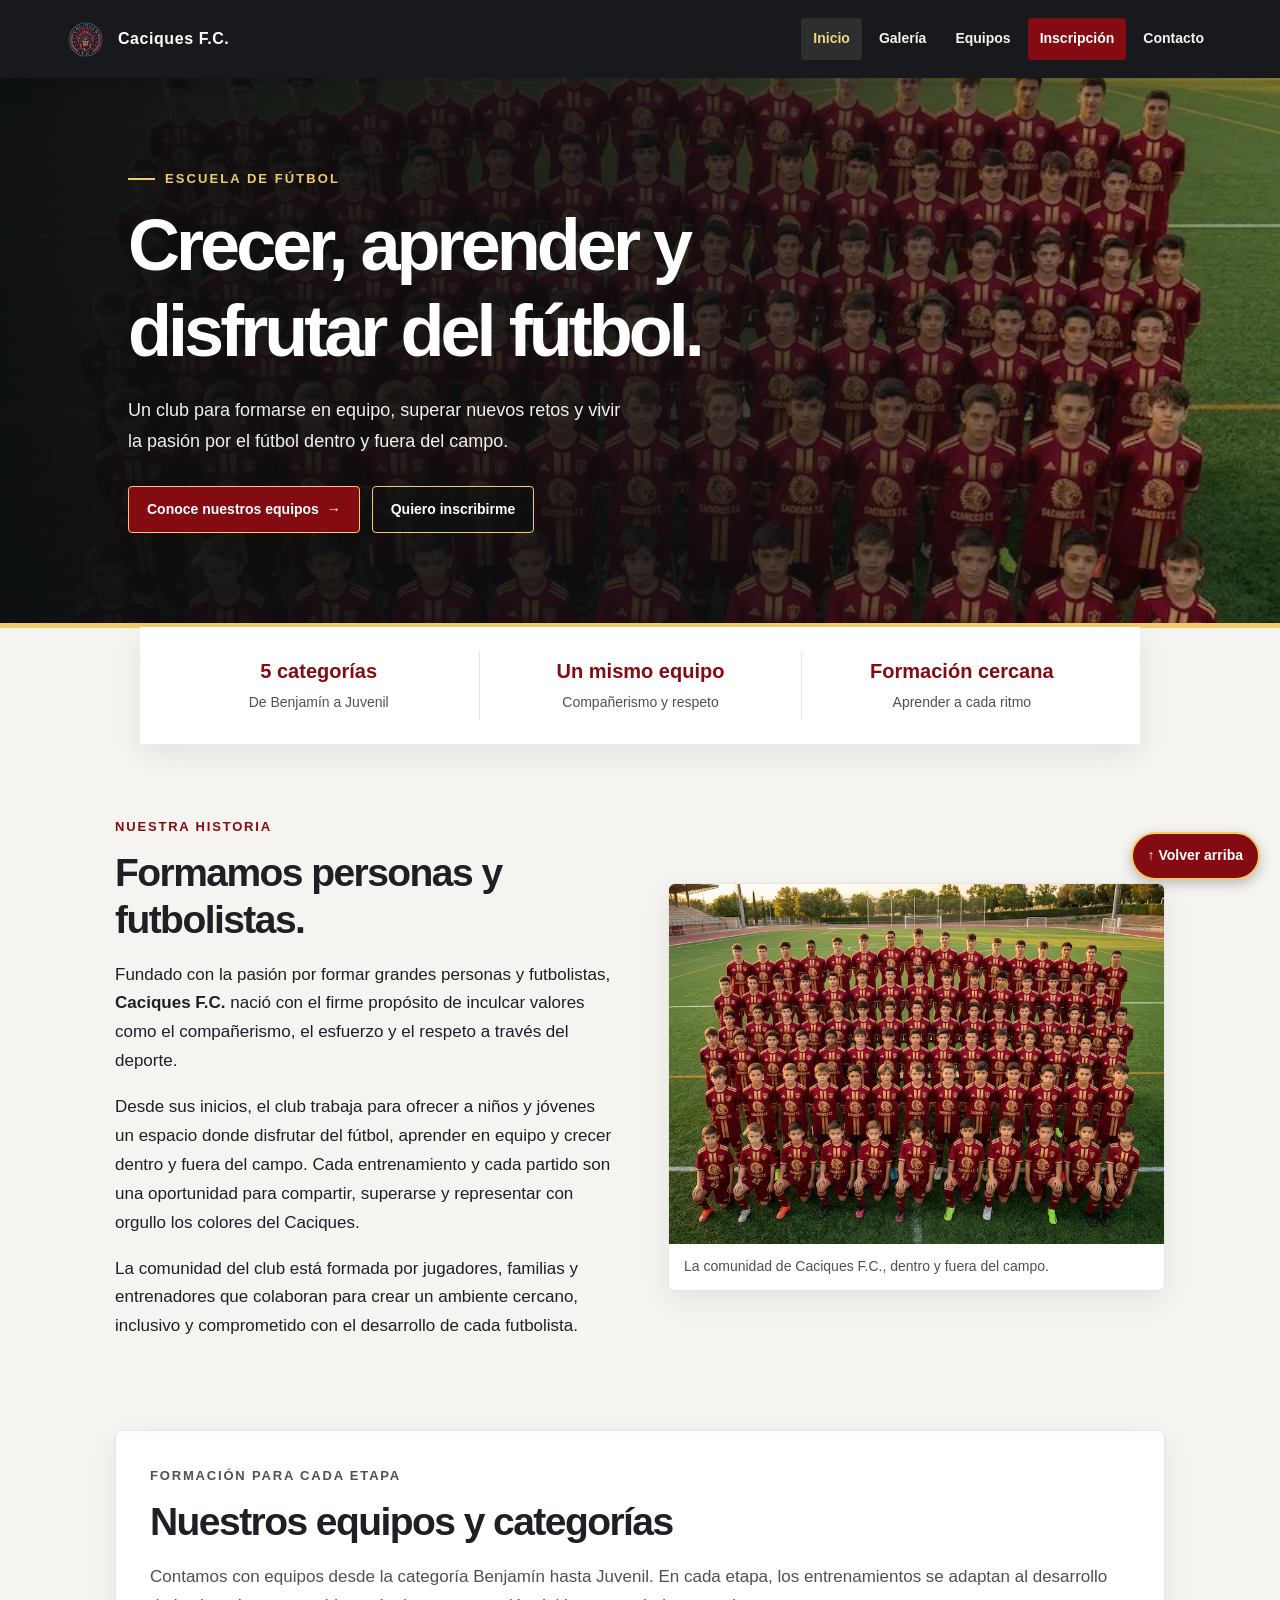
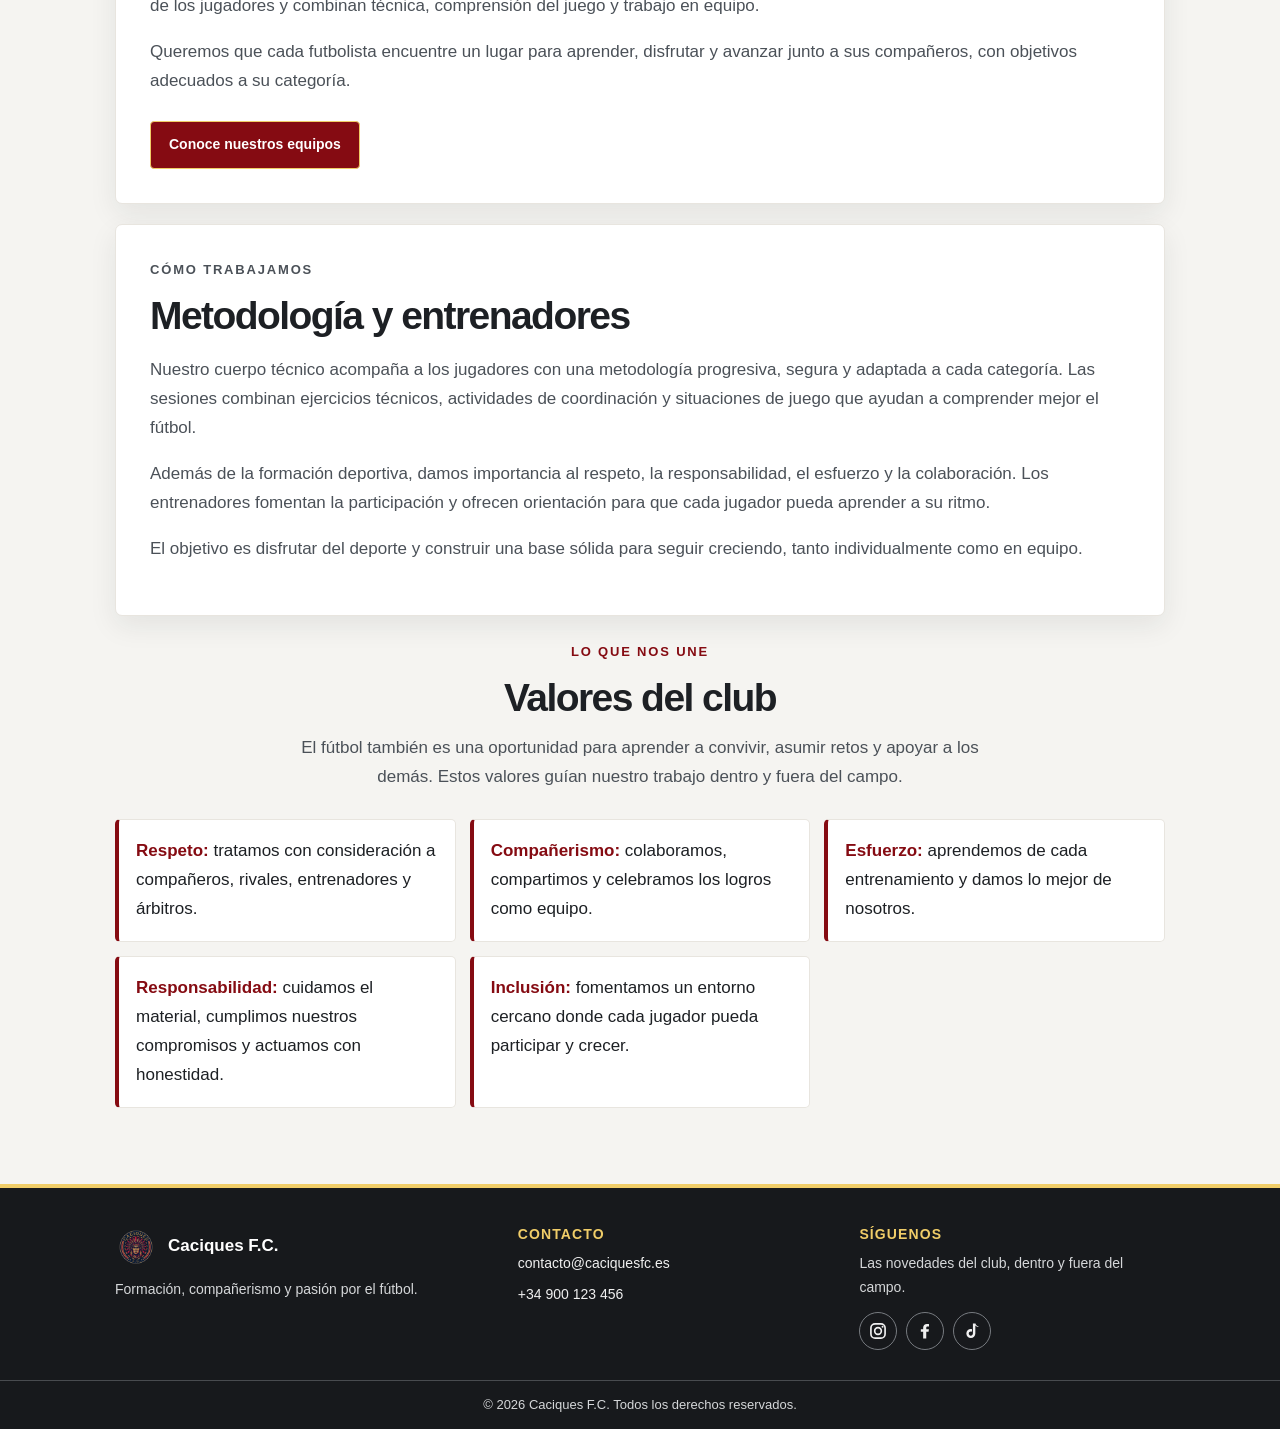
<file: index.html>
<!DOCTYPE html>
<html lang="es">
<head>
    <meta charset="UTF-8">
    <meta name="viewport" content="width=device-width, initial-scale=1.0">
    <title>Caciques F.C. - Escuela de Fútbol</title>
    <link rel="stylesheet" href="css/estilos.css">
    <link rel="apple-touch-icon" sizes="180x180" href="assets/favicon/apple-touch-icon.png">
    <link rel="icon" type="image/png" sizes="32x32" href="assets/favicon/favicon-32x32.png">
    <link rel="icon" type="image/png" sizes="16x16" href="assets/favicon/favicon-16x16.png">
    <link rel="icon" href="favicon.ico">
    <link rel="manifest" href="assets/favicon/site.webmanifest">
</head>
<body>
    <!--HEADER-->
    <!-- El mismo menú aparece en todas las páginas; aria-current marca Inicio como activo. -->
    <header class="site-header" id="top">
        <div class="logo">
            <img src="assets/img/logo.webp" alt="Escudo de Caciques F.C." class="site-logo">
            <span>Caciques F.C.</span>
        </div>
        <nav class="site-nav" aria-label="Navegación principal">
            <ul>
                <li><a href="index.html" class="activo" aria-current="page">Inicio</a></li>
                <li><a href="views/galeria.html">Galería</a></li>
                <li><a href="views/equipos.html">Equipos</a></li>
                <li><a class="nav-join" href="views/Inscripcion.html">Inscripción</a></li>
                <li><a href="views/contacto.html">Contacto</a></li>
            </ul>
        </nav>
    </header>
    <!--MAIN-->
    <main>
        <!-- La capa oscura de la foto se define en CSS para mantener legible el titular. -->
        <section class="hero" aria-labelledby="hero-title">
            <div class="hero-copy">
                <p class="eyebrow">Escuela de fútbol</p>
                <h1 id="hero-title">Crecer, aprender y disfrutar del fútbol.</h1>
                <p>Un club para formarse en equipo, superar nuevos retos y vivir la pasión por el fútbol dentro y fuera del campo.</p>
                <div class="acciones">
                    <a class="button" href="views/equipos.html">Conoce nuestros equipos&nbsp; →</a>
                    <a class="button secondary" href="views/Inscripcion.html">Quiero inscribirme</a>
                </div>
            </div>
        </section>

        <section class="highlights" aria-label="Lo que ofrece el club">
            <div class="highlight"><strong>5 categorías</strong><span>De Benjamín a Juvenil</span></div>
            <div class="highlight"><strong>Un mismo equipo</strong><span>Compañerismo y respeto</span></div>
            <div class="highlight"><strong>Formación cercana</strong><span>Aprender a cada ritmo</span></div>
        </section>

        <!-- La historia mantiene el texto original y acompaña la lectura con una foto del equipo. -->
        <section class="home-intro" aria-labelledby="history-heading">
            <div class="history-copy">
                <p class="section-label">Nuestra historia</p>
                <h2 id="history-heading">Formamos personas y futbolistas.</h2>
                <p>Fundado con la pasión por formar grandes personas y futbolistas, <strong>Caciques F.C.</strong> nació con el firme propósito de inculcar valores como el compañerismo, el esfuerzo y el respeto a través del deporte.</p>
                <p>Desde sus inicios, el club trabaja para ofrecer a niños y jóvenes un espacio donde disfrutar del fútbol, aprender en equipo y crecer dentro y fuera del campo. Cada entrenamiento y cada partido son una oportunidad para compartir, superarse y representar con orgullo los colores del Caciques.</p>
                <p>La comunidad del club está formada por jugadores, familias y entrenadores que colaboran para crear un ambiente cercano, inclusivo y comprometido con el desarrollo de cada futbolista.</p>
            </div>
            <figure class="history-photo">
                <img src="assets/img/Equipo-completo.webp" alt="Jugadores de Caciques F.C. reunidos en el campo" width="800" height="597">
                <figcaption>La comunidad de Caciques F.C., dentro y fuera del campo.</figcaption>
            </figure>
        </section>

        <!-- Enlaces y secciones informativas conservan las categorías y metodología del sitio. -->
        <section class="home-section" aria-labelledby="teams-heading">
            <p class="section-label">Formación para cada etapa</p>
            <h2 id="teams-heading">Nuestros equipos y categorías</h2>
            <p>Contamos con equipos desde la categoría Benjamín hasta Juvenil. En cada etapa, los entrenamientos se adaptan al desarrollo de los jugadores y combinan técnica, comprensión del juego y trabajo en equipo.</p>
            <p>Queremos que cada futbolista encuentre un lugar para aprender, disfrutar y avanzar junto a sus compañeros, con objetivos adecuados a su categoría.</p>
            <a class="btn-categorias" href="views/equipos.html">Conoce nuestros equipos</a>
        </section>

        <section class="home-section" aria-labelledby="method-heading">
            <p class="section-label">Cómo trabajamos</p>
            <h2 id="method-heading">Metodología y entrenadores</h2>
            <p>Nuestro cuerpo técnico acompaña a los jugadores con una metodología progresiva, segura y adaptada a cada categoría. Las sesiones combinan ejercicios técnicos, actividades de coordinación y situaciones de juego que ayudan a comprender mejor el fútbol.</p>
            <p>Además de la formación deportiva, damos importancia al respeto, la responsabilidad, el esfuerzo y la colaboración. Los entrenadores fomentan la participación y ofrecen orientación para que cada jugador pueda aprender a su ritmo.</p>
            <p>El objetivo es disfrutar del deporte y construir una base sólida para seguir creciendo, tanto individualmente como en equipo.</p>
        </section>

        <!-- La lista semántica mantiene los cinco valores legibles y navegables. -->
        <section class="values-section" aria-labelledby="values-heading">
            <header class="values-heading">
                <p class="section-label">Lo que nos une</p>
                <h2 id="values-heading">Valores del club</h2>
                <p>El fútbol también es una oportunidad para aprender a convivir, asumir retos y apoyar a los demás. Estos valores guían nuestro trabajo dentro y fuera del campo.</p>
            </header>
            <ul class="valores-grid">
                <li class="valor-item"><strong>Respeto:</strong> tratamos con consideración a compañeros, rivales, entrenadores y árbitros.</li>
                <li class="valor-item"><strong>Compañerismo:</strong> colaboramos, compartimos y celebramos los logros como equipo.</li>
                <li class="valor-item"><strong>Esfuerzo:</strong> aprendemos de cada entrenamiento y damos lo mejor de nosotros.</li>
                <li class="valor-item"><strong>Responsabilidad:</strong> cuidamos el material, cumplimos nuestros compromisos y actuamos con honestidad.</li>
                <li class="valor-item"><strong>Inclusión:</strong> fomentamos un entorno cercano donde cada jugador pueda participar y crecer.</li>
            </ul>
        </section>
    </main>

    <a class="volver-arriba" href="#top" aria-label="Volver arriba">
        <span aria-hidden="true">↑</span>
        <span>Volver arriba</span>
    </a>
    <!--FOOTER -->
    <!-- El pie de paginas se comparte visualmente entre páginas para localizar contacto y redes. -->
    <footer class="site-footer">
        <div class="footer-main">
            <div>
                <div class="footer-brand">
                    <img src="assets/img/logo.webp" alt="">
                    <span>Caciques F.C.</span>
                </div>
                <p>Formación, compañerismo y pasión por el fútbol.</p>
            </div>
            <div>
                <h2>Contacto</h2>
                <div class="footer-links">
                    <a href="mailto:contacto@caciquesfc.es">contacto@caciquesfc.es</a>
                    <a href="tel:+34900123456">+34 900 123 456</a>
                </div>
            </div>
            <div>
                <h2>Síguenos</h2>
                <p>Las novedades del club, dentro y fuera del campo.</p>
                <nav class="social-icons" aria-label="Redes sociales">
                    <a href="https://instagram.com" target="_blank" rel="noopener noreferrer" aria-label="Instagram de Caciques F.C."><img src="assets/img/instagram.svg" alt=""></a>
                    <a href="https://facebook.com" target="_blank" rel="noopener noreferrer" aria-label="Facebook de Caciques F.C."><img src="assets/img/facebook.svg" alt=""></a>
                    <a href="https://tiktok.com" target="_blank" rel="noopener noreferrer" aria-label="TikTok de Caciques F.C."><img src="assets/img/tiktok.svg" alt=""></a>
                </nav>
            </div>
        </div>
        <p class="footer-copyright">&copy; 2026 Caciques F.C. Todos los derechos reservados.</p>
    </footer>
</body>
</html>
</file>
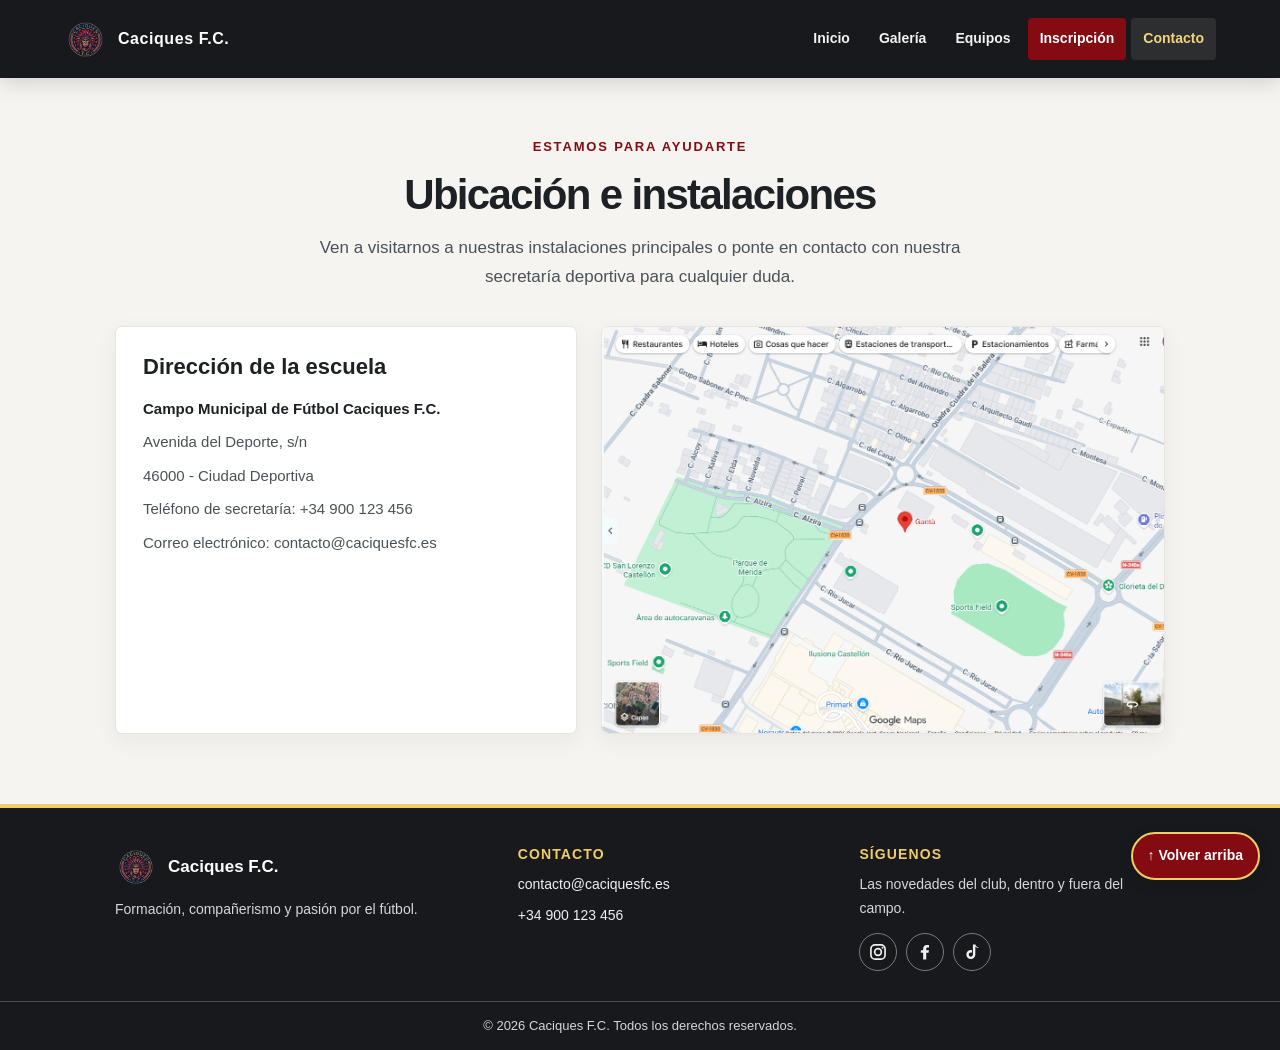
<file: views/contacto.html>
<!DOCTYPE html>
<html lang="es">
<head>
    <meta charset="UTF-8">
    <meta name="viewport" content="width=device-width, initial-scale=1.0">
    <title>Contacto - Caciques F.C.</title>
    <link rel="stylesheet" href="../css/estilos.css">
    <link rel="apple-touch-icon" sizes="180x180" href="../assets/favicon/apple-touch-icon.png">
    <link rel="icon" type="image/png" sizes="32x32" href="../assets/favicon/favicon-32x32.png">
    <link rel="icon" type="image/png" sizes="16x16" href="../assets/favicon/favicon-16x16.png">
    <link rel="icon" href="../favicon.ico">
    <link rel="manifest" href="../assets/favicon/site.webmanifest">
</head>
<body>

    <header class="site-header" id="top">
        <div class="logo">
            <img src="../assets/img/logo.webp" alt="Escudo de Caciques F.C." class="site-logo">
            <span>Caciques F.C.</span>
        </div>
        
        <!-- aria-current ayuda a identificar la página activa en la navegación. -->
        <nav class="site-nav" aria-label="Navegación principal">
            <ul>
                <li><a href="../index.html">Inicio</a></li>
                <li><a href="galeria.html">Galería</a></li>
                <li><a href="equipos.html">Equipos</a></li>
                <li><a class="nav-join" href="Inscripcion.html">Inscripción</a></li>
                <li><a href="contacto.html" class="activo" aria-current="page">Contacto</a></li>
            </ul>
        </nav>
    </header>

    <main class="page-content">
        <section class="seccion-contacto" aria-labelledby="contact-heading">
            <header class="page-heading">
                <p class="section-label">Estamos para ayudarte</p>
                <h1 id="contact-heading">Ubicación e instalaciones</h1>
                <p>Ven a visitarnos a nuestras instalaciones principales o ponte en contacto con nuestra secretaría deportiva para cualquier duda.</p>
            </header>
            
            <!-- La dirección escrita complementa el mapa para que la ubicación no dependa de la imagen. -->
            <div class="contact-layout">
                <section class="info-ubicacion" aria-labelledby="address-heading">
                    <h2 id="address-heading">Dirección de la escuela</h2>
                    <p><strong>Campo Municipal de Fútbol Caciques F.C.</strong></p>
                    <p>Avenida del Deporte, s/n</p>
                    <p>46000 - Ciudad Deportiva</p>
                    <p>Teléfono de secretaría: +34 900 123 456</p>
                    <p>Correo electrónico: contacto@caciquesfc.es</p>
                </section>

                <!-- Es una imagen estática, no un mapa interactivo. -->
                <figure class="contenedor-mapa">
                    <figcaption class="sr-only">Mapa de localización</figcaption>
                    <img src="../assets/img/Mapa.png" alt="Mapa estático de la ubicación del campo de fútbol de Caciques F.C." width="800" height="721">
                </figure>
            </div>
        </section>
    </main>

    <a class="volver-arriba" href="#top" aria-label="Volver arriba">
        <span aria-hidden="true">↑</span>
        <span>Volver arriba</span>
    </a>

    <!-- El pie compartido mantiene accesibles los datos del club y sus redes sociales. -->
    <footer class="site-footer">
        <div class="footer-main">
            <div>
                <div class="footer-brand">
                    <img src="../assets/img/logo.webp" alt="">
                    <span>Caciques F.C.</span>
                </div>
                <p>Formación, compañerismo y pasión por el fútbol.</p>
            </div>
            <div>
                <h2>Contacto</h2>
                <div class="footer-links">
                    <a href="mailto:contacto@caciquesfc.es">contacto@caciquesfc.es</a>
                    <a href="tel:+34900123456">+34 900 123 456</a>
                </div>
            </div>
            <div>
                <h2>Síguenos</h2>
                <p>Las novedades del club, dentro y fuera del campo.</p>
                <nav class="social-icons" aria-label="Redes sociales">
                    <a href="https://instagram.com" target="_blank" rel="noopener noreferrer" aria-label="Instagram de Caciques F.C."><img src="../assets/img/instagram.svg" alt=""></a>
                    <a href="https://facebook.com" target="_blank" rel="noopener noreferrer" aria-label="Facebook de Caciques F.C."><img src="../assets/img/facebook.svg" alt=""></a>
                    <a href="https://tiktok.com" target="_blank" rel="noopener noreferrer" aria-label="TikTok de Caciques F.C."><img src="../assets/img/tiktok.svg" alt=""></a>
                </nav>
            </div>
        </div>
        <p class="footer-copyright">&copy; 2026 Caciques F.C. Todos los derechos reservados.</p>
    </footer>

</body>
</html>
</file>
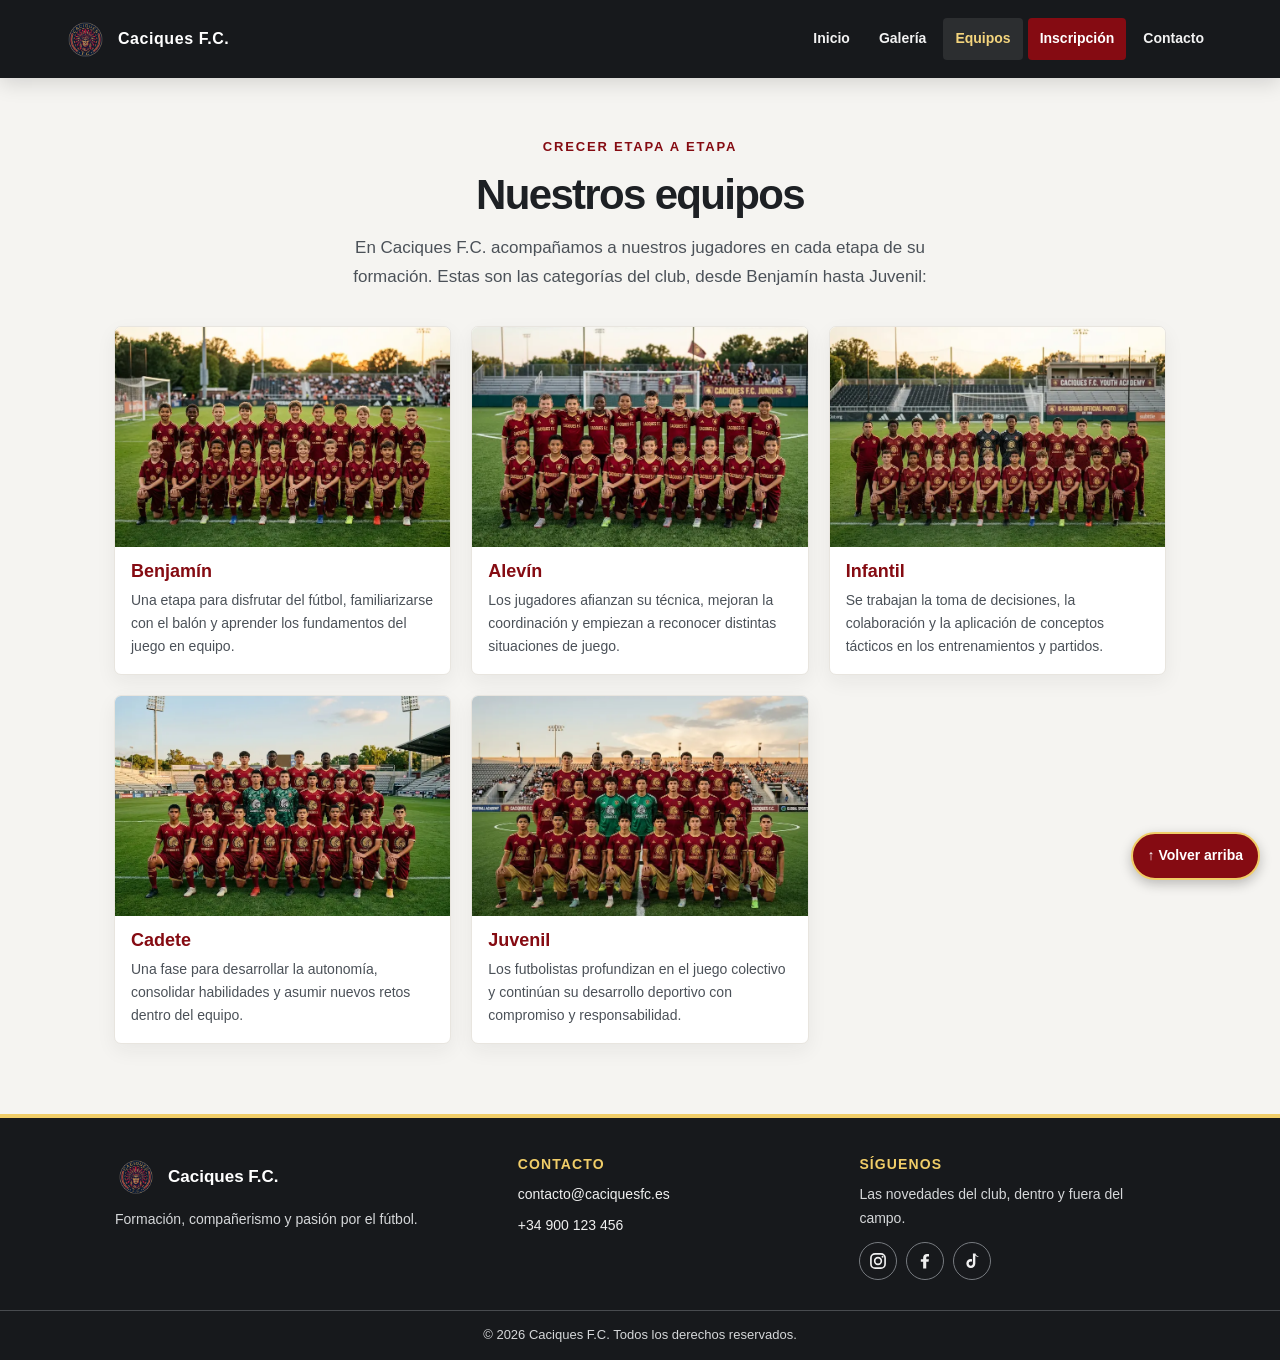
<file: views/equipos.html>
<!DOCTYPE html>
<html lang="es">
<head>
    <meta charset="UTF-8">
    <meta name="viewport" content="width=device-width, initial-scale=1.0">
    <title>Equipos - Caciques F.C.</title>
    <link rel="stylesheet" href="../css/estilos.css">
    <link rel="apple-touch-icon" sizes="180x180" href="../assets/favicon/apple-touch-icon.png">
    <link rel="icon" type="image/png" sizes="32x32" href="../assets/favicon/favicon-32x32.png">
    <link rel="icon" type="image/png" sizes="16x16" href="../assets/favicon/favicon-16x16.png">
    <link rel="icon" href="../favicon.ico">
    <link rel="manifest" href="../assets/favicon/site.webmanifest">
</head>
    <body>
    <header class="site-header" id="top">
        <div class="logo">
            <img src="../assets/img/logo.webp" alt="Escudo de Caciques F.C." class="site-logo">
            <span>Caciques F.C.</span>
        </div>
        <!-- aria-current indica cuál enlace corresponde a la página abierta. -->
        <nav class="site-nav" aria-label="Navegación principal">
            <ul>
                <li><a href="../index.html">Inicio</a></li>
                <li><a href="galeria.html">Galería</a></li>
                <li><a href="equipos.html" class="activo" aria-current="page">Equipos</a></li>
                <li><a class="nav-join" href="Inscripcion.html">Inscripción</a></li>
                <li><a href="contacto.html">Contacto</a></li>
            </ul>
        </nav>
    </header>

    <!-- Contenido principal: categorías del club organizadas en tarjetas. -->
    <main class="page-content">
        <section class="seccion-equipos" aria-labelledby="teams-heading">
            <header class="page-heading">
                <p class="section-label">Crecer etapa a etapa</p>
                <h1 id="teams-heading">Nuestros equipos</h1>
                <p>En Caciques F.C. acompañamos a nuestros jugadores en cada etapa de su formación. Estas son las categorías del club, desde Benjamín hasta Juvenil:</p>
            </header>
            <!-- Una tarjeta por categoría, con su imagen y etapa formativa. -->
            <div class="grid-categorias">
                <figure class="item-galeria item-equipo">
                    <img class="imagen-categoria" src="../assets/img/Benjamin.webp" alt="Equipo Benjamín" width="800" height="597">
                    <figcaption>
                        <h3>Benjamín</h3>
                        <p>Una etapa para disfrutar del fútbol, familiarizarse con el balón y aprender los fundamentos del juego en equipo.</p>
                    </figcaption>
                </figure>
                <figure class="item-galeria item-equipo">
                    <img class="imagen-categoria" src="../assets/img/Alevin.webp" alt="Equipo Alevín" width="800" height="597">
                    <figcaption>
                        <h3>Alevín</h3>
                        <p>Los jugadores afianzan su técnica, mejoran la coordinación y empiezan a reconocer distintas situaciones de juego.</p>
                    </figcaption>
                </figure>
                <figure class="item-galeria item-equipo">
                    <img class="imagen-categoria" src="../assets/img/Infantil.webp" alt="Equipo Infantil" width="800" height="597">
                    <figcaption>
                        <h3>Infantil</h3>
                        <p>Se trabajan la toma de decisiones, la colaboración y la aplicación de conceptos tácticos en los entrenamientos y partidos.</p>
                    </figcaption>
                </figure>
                <figure class="item-galeria item-equipo">
                   <img class="imagen-categoria" src="../assets/img/Cadete.webp" alt="Equipo Cadete" width="800" height="597">
                    <figcaption>
                        <h3>Cadete</h3>
                        <p>Una fase para desarrollar la autonomía, consolidar habilidades y asumir nuevos retos dentro del equipo.</p>
                    </figcaption>
                </figure>
                <figure class="item-galeria item-equipo">
                    <img class="imagen-categoria" src="../assets/img/Juvenil.webp" alt="Equipo Juvenil" width="800" height="597">
                    <figcaption>
                        <h3>Juvenil</h3>
                        <p>Los futbolistas profundizan en el juego colectivo y continúan su desarrollo deportivo con compromiso y responsabilidad.</p>
                    </figcaption>
                </figure>
            </div>
        </section>
    </main>

    <a class="volver-arriba" href="#top" aria-label="Volver arriba">
        <span aria-hidden="true">↑</span>
        <span>Volver arriba</span>
    </a>

    <!-- El pie se mantiene igual en todas las páginas para un acceso consistente al contacto. -->
    <footer class="site-footer">
        <div class="footer-main">
            <div>
                <div class="footer-brand">
                    <img src="../assets/img/logo.webp" alt="">
                    <span>Caciques F.C.</span>
                </div>
                <p>Formación, compañerismo y pasión por el fútbol.</p>
            </div>
            <div>
                <h2>Contacto</h2>
                <div class="footer-links">
                    <a href="mailto:contacto@caciquesfc.es">contacto@caciquesfc.es</a>
                    <a href="tel:+34900123456">+34 900 123 456</a>
                </div>
            </div>
            <div>
                <h2>Síguenos</h2>
                <p>Las novedades del club, dentro y fuera del campo.</p>
                <nav class="social-icons" aria-label="Redes sociales">
                    <a href="https://instagram.com" target="_blank" rel="noopener noreferrer" aria-label="Instagram de Caciques F.C."><img src="../assets/img/instagram.svg" alt=""></a>
                    <a href="https://facebook.com" target="_blank" rel="noopener noreferrer" aria-label="Facebook de Caciques F.C."><img src="../assets/img/facebook.svg" alt=""></a>
                    <a href="https://tiktok.com" target="_blank" rel="noopener noreferrer" aria-label="TikTok de Caciques F.C."><img src="../assets/img/tiktok.svg" alt=""></a>
                </nav>
            </div>
        </div>
        <p class="footer-copyright">&copy; 2026 Caciques F.C. Todos los derechos reservados.</p>
    </footer>
</body>
</html>
</file>
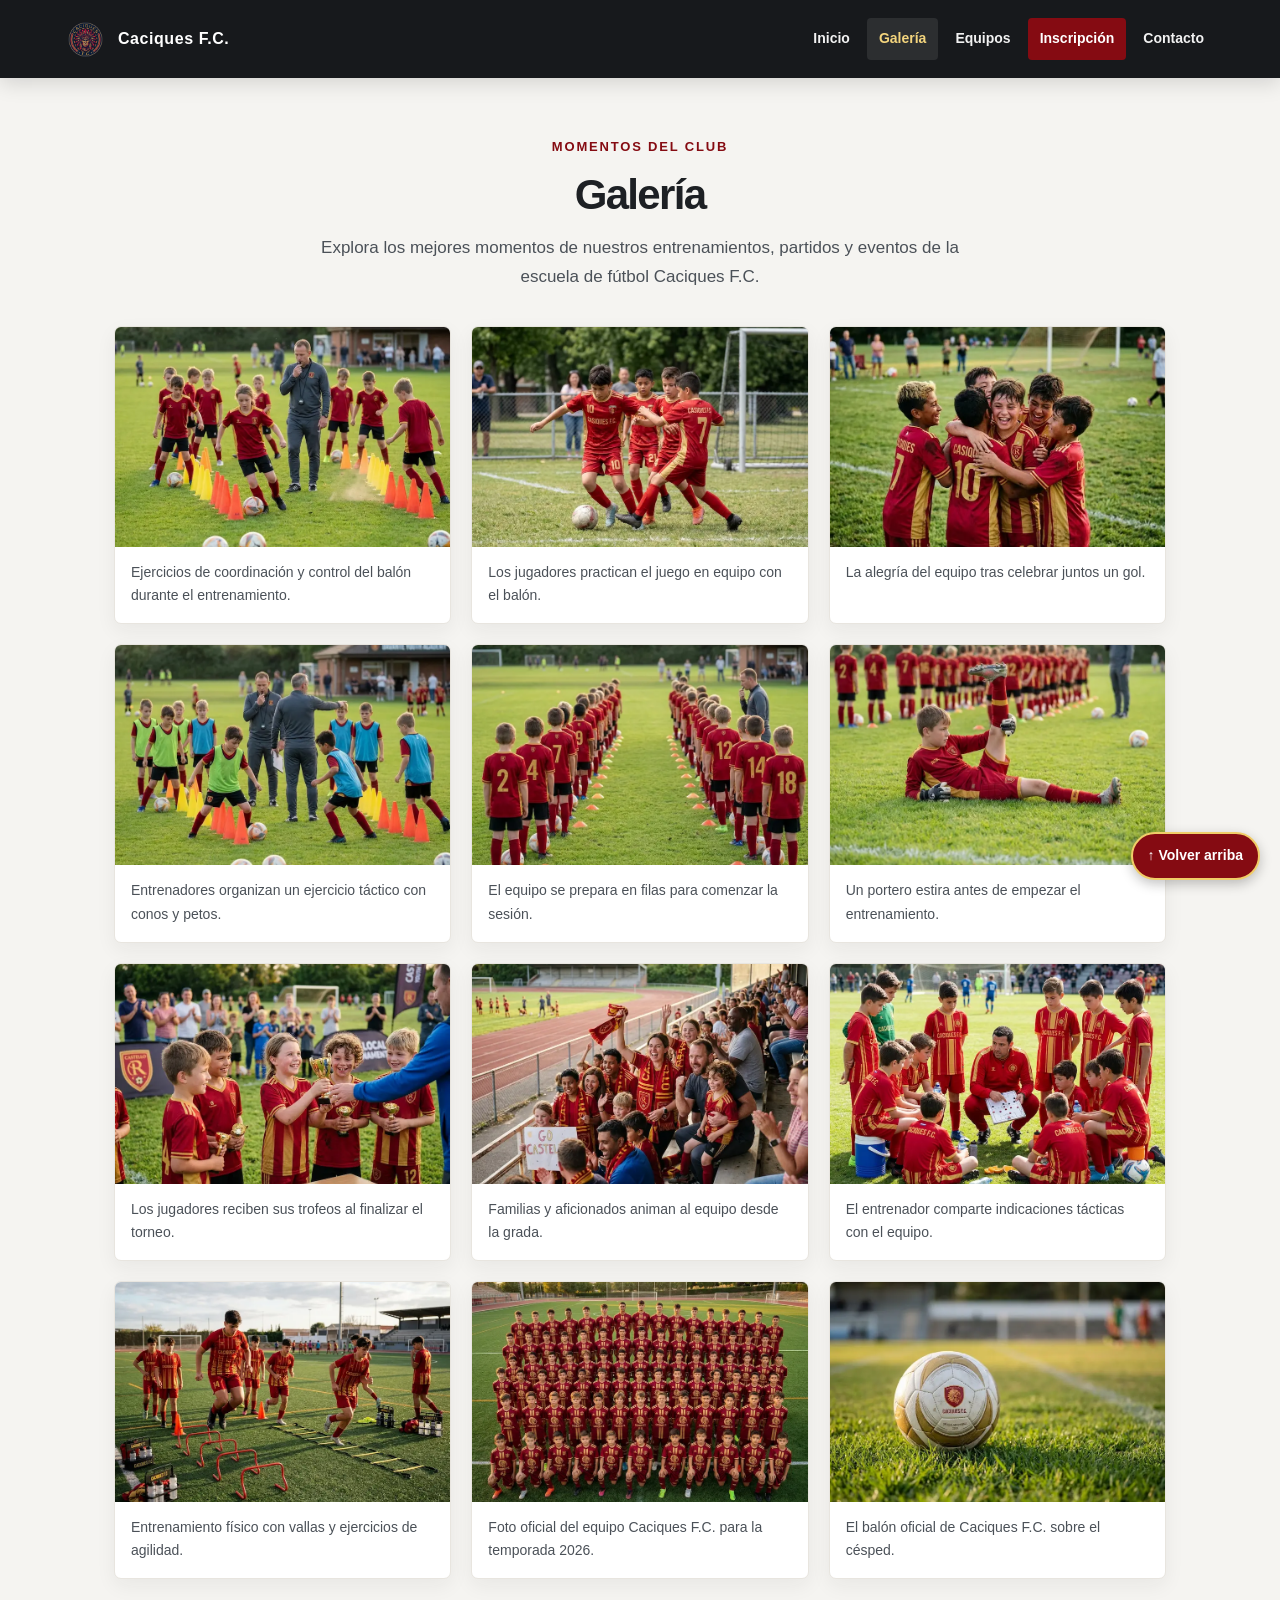
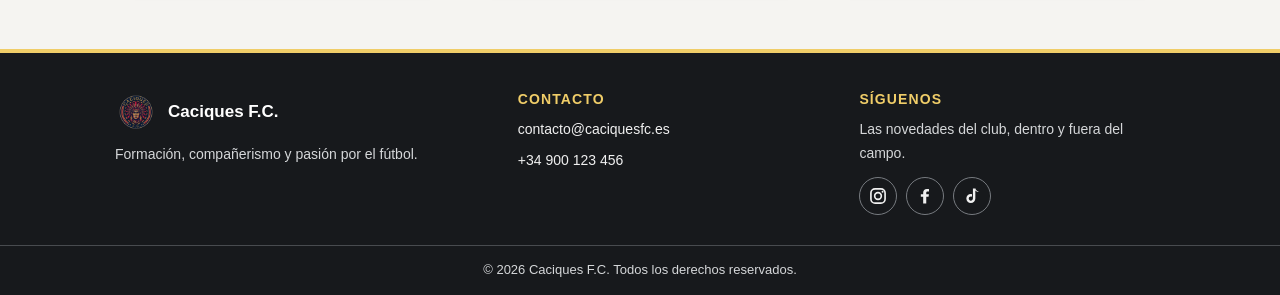
<file: views/galeria.html>
<!DOCTYPE html>
<html lang="es">
<head>
    <meta charset="UTF-8">
    <meta name="viewport" content="width=device-width, initial-scale=1.0">
    <title>Galería - Caciques F.C.</title>
    <link rel="stylesheet" href="../css/estilos.css">
    <link rel="apple-touch-icon" sizes="180x180" href="../assets/favicon/apple-touch-icon.png">
    <link rel="icon" type="image/png" sizes="32x32" href="../assets/favicon/favicon-32x32.png">
    <link rel="icon" type="image/png" sizes="16x16" href="../assets/favicon/favicon-16x16.png">
    <link rel="icon" href="../favicon.ico">
    <link rel="manifest" href="../assets/favicon/site.webmanifest">
    </head>
<body>

    <header class="site-header" id="top">
        <div class="logo">
            <img src="../assets/img/logo.webp" alt="Escudo de Caciques F.C." class="site-logo">
            <span>Caciques F.C.</span>
        </div>
        <!-- aria-current indica cuál enlace corresponde a la página abierta. -->
        <nav class="site-nav" aria-label="Navegación principal">
            <ul>
                <li><a href="../index.html">Inicio</a></li>
                <li><a href="galeria.html" class="activo" aria-current="page">Galería</a></li>
                <li><a href="equipos.html">Equipos</a></li>
                <li><a class="nav-join" href="Inscripcion.html">Inscripción</a></li>
                <li><a href="contacto.html">Contacto</a></li>
            </ul>
        </nav>
    </header>

    <!-- Contenido principal: presentación de la página y cuadrícula de fotografías. -->
    <main class="page-content">
        <section class="seccion-galeria" aria-labelledby="gallery-heading">
            <header class="page-heading">
                <p class="section-label">Momentos del club</p>
                <h1 id="gallery-heading">Galería</h1>
                <p>Explora los mejores momentos de nuestros entrenamientos, partidos y eventos de la escuela de fútbol Caciques F.C.</p>
            </header>
            
            <!-- Cada figura conserva unida la fotografía y su descripción. -->
            <div class="grid-galeria">
                <figure class="item-galeria">
                    <img src="../assets/img/img-1.webp" alt="Entrenamiento de categorías inferiores de Caciques FC" width="804" height="600">
                    <figcaption>Ejercicios de coordinación y control del balón durante el entrenamiento.</figcaption>
                </figure>
                <figure class="item-galeria">
                    <img src="../assets/img/img-2.webp" alt="Partido del equipo alevín en el campo municipal" width="800" height="597">
                    <figcaption>Los jugadores practican el juego en equipo con el balón.</figcaption>
                </figure>
                <figure class="item-galeria">
                    <img src="../assets/img/img-3.webp" alt="Celebración de un gol del equipo infantil" width="800" height="597">
                    <figcaption>La alegría del equipo tras celebrar juntos un gol.</figcaption>
                </figure>
                <figure class="item-galeria">
                    <img src="../assets/img/img-4.webp" alt="Ejecución de un ejercicio táctico por los entrenadores" width="800" height="597">
                    <figcaption>Entrenadores organizan un ejercicio táctico con conos y petos.</figcaption>
                </figure>
                <figure class="item-galeria">
                    <img src="../assets/img/img-5.webp" alt="Jugadores formando filas para la sesión de técnica" width="800" height="597">
                    <figcaption>El equipo se prepara en filas para comenzar la sesión.</figcaption>
                </figure>
                <figure class="item-galeria">
                    <img src="../assets/img/img-6.webp" alt="Portero realizando un estiramiento de calentamiento" width="800" height="597">
                    <figcaption>Un portero estira antes de empezar el entrenamiento.</figcaption>
                </figure>
                <figure class="item-galeria">
                    <img src="../assets/img/img-7.webp" alt="Entrega de trofeos al finalizar el torneo local" width="800" height="597">
                    <figcaption>Los jugadores reciben sus trofeos al finalizar el torneo.</figcaption>
                </figure>
                <figure class="item-galeria">
                    <img src="../assets/img/img-8.webp" alt="Ambiente en la grada con las familias apoyando al equipo" width="800" height="597">
                    <figcaption>Familias y aficionados animan al equipo desde la grada.</figcaption>
                </figure>
                <figure class="item-galeria">
                    <img src="../assets/img/img-9.webp" alt="Charla técnica del entrenador principal en el descanso" width="800" height="597">
                    <figcaption>El entrenador comparte indicaciones tácticas con el equipo.</figcaption>
                </figure>
                <figure class="item-galeria">
                    <img src="../assets/img/img-10.webp" alt="Sesión de entrenamiento físico en el césped artificial" width="800" height="597">
                    <figcaption>Entrenamiento físico con vallas y ejercicios de agilidad.</figcaption>
                </figure>
                <figure class="item-galeria">
                    <img src="../assets/img/Equipo-completo.webp" alt="Foto de grupo de la categoría juvenil de Caciques FC" width="800" height="597">
                    <figcaption>Foto oficial del equipo Caciques F.C. para la temporada 2026.</figcaption>
                </figure>
                <figure class="item-galeria">
                    <img src="../assets/img/img-12.webp" alt="Balón oficial de la escuela sobre el césped" width="800" height="597">
                    <figcaption>El balón oficial de Caciques F.C. sobre el césped.</figcaption>
                </figure>
            </div>
        </section>
    </main>

    <a class="volver-arriba" href="#top" aria-label="Volver arriba">
        <span aria-hidden="true">↑</span>
        <span>Volver arriba</span>
    </a>

    <!-- El pie se mantiene igual en todas las páginas para un acceso consistente al contacto. -->
    <footer class="site-footer">
        <div class="footer-main">
            <div>
                <div class="footer-brand">
                    <img src="../assets/img/logo.webp" alt="">
                    <span>Caciques F.C.</span>
                </div>
                <p>Formación, compañerismo y pasión por el fútbol.</p>
            </div>
            <div>
                <h2>Contacto</h2>
                <div class="footer-links">
                    <a href="mailto:contacto@caciquesfc.es">contacto@caciquesfc.es</a>
                    <a href="tel:+34900123456">+34 900 123 456</a>
                </div>
            </div>
            <div>
                <h2>Síguenos</h2>
                <p>Las novedades del club, dentro y fuera del campo.</p>
                <nav class="social-icons" aria-label="Redes sociales">
                    <a href="https://instagram.com" target="_blank" rel="noopener noreferrer" aria-label="Instagram de Caciques F.C."><img src="../assets/img/instagram.svg" alt=""></a>
                    <a href="https://facebook.com" target="_blank" rel="noopener noreferrer" aria-label="Facebook de Caciques F.C."><img src="../assets/img/facebook.svg" alt=""></a>
                    <a href="https://tiktok.com" target="_blank" rel="noopener noreferrer" aria-label="TikTok de Caciques F.C."><img src="../assets/img/tiktok.svg" alt=""></a>
                </nav>
            </div>
        </div>
        <p class="footer-copyright">&copy; 2026 Caciques F.C. Todos los derechos reservados.</p>
    </footer>

</body>
</html>
</file>
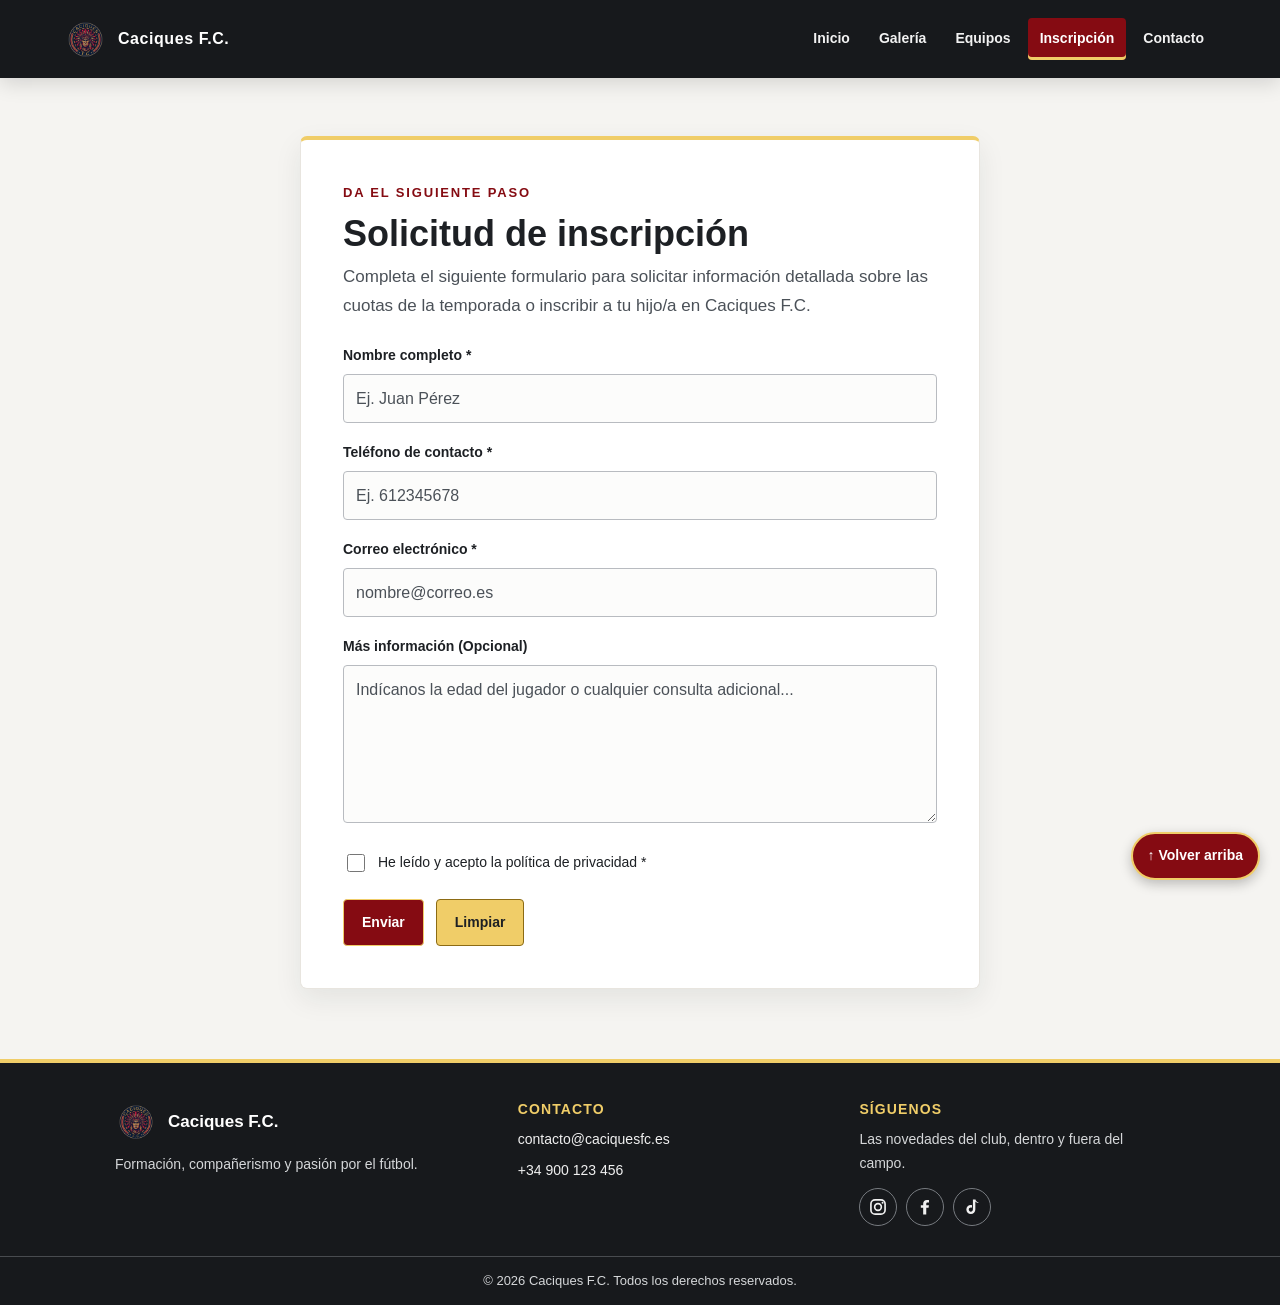
<file: views/Inscripcion.html>
<!DOCTYPE html>
<html lang="es">
<head>
    <meta charset="UTF-8">
    <meta name="viewport" content="width=device-width, initial-scale=1.0">
    <title> Inscripciones - Caciques F.C.</title>
    <link rel="stylesheet" href="../css/estilos.css">
    <link rel="apple-touch-icon" sizes="180x180" href="../assets/favicon/apple-touch-icon.png">
    <link rel="icon" type="image/png" sizes="32x32" href="../assets/favicon/favicon-32x32.png">
    <link rel="icon" type="image/png" sizes="16x16" href="../assets/favicon/favicon-16x16.png">
    <link rel="icon" href="../favicon.ico">
    <link rel="manifest" href="../assets/favicon/site.webmanifest">
    </head>
<body>
   
    <!-- El menú se comparte entre páginas y aria-current identifica la sección abierta. -->
    <header class="site-header" id="top">
        <div class="logo">
            <img src="../assets/img/logo.webp" alt="Escudo de Caciques F.C." class="site-logo">
            <span>Caciques F.C.</span>
        </div>
        <nav class="site-nav" aria-label="Navegación principal">
            <ul>
                <li><a href="../index.html">Inicio</a></li>
                <li><a href="galeria.html">Galería</a></li>
                <li><a href="equipos.html">Equipos</a></li>
                <li><a class="nav-join activo" href="Inscripcion.html" aria-current="page">Inscripción</a></li>
                <li><a href="contacto.html">Contacto</a></li>
            </ul>
        </nav>
    </header>

    <main class="page-content">
        <section class="seccion-formulario" aria-labelledby="signup-heading">
            <p class="section-label">Da el siguiente paso</p>
            <h1 id="signup-heading">Solicitud de inscripción</h1>
            <p>Completa el siguiente formulario para solicitar información detallada sobre las cuotas de la temporada o inscribir a tu hijo/a en Caciques F.C.</p>

            <!-- Los campos required, type y pattern activan validación del navegador. -->
            <!-- Cada label se asocia a su campo por id; required y pattern validan antes del envío. -->
            <form action="#" method="post" class="formulario-presupuesto">
                
                <div class="grupo-campo">
                    <label for="nombre">Nombre completo *</label>
                    <input type="text" id="nombre" name="nombre" required 
                           pattern="[A-Za-zÁÉÍÓÚáéíóúÑñ\s]{3,20}" 
                           placeholder="Ej. Juan Pérez" 
                           title="Introduce entre 3 y 20 letras (sin números ni símbolos especiales)">
                </div>

                <div class="grupo-campo">
                    <label for="telefono">Teléfono de contacto *</label>
                    <input type="tel" id="telefono" name="telefono" required 
                           pattern="[0-9]{9}" 
                           placeholder="Ej. 612345678" 
                           title="Introduce exactamente 9 dígitos numéricos">
                </div>

                <div class="grupo-campo">
                    <label for="email">Correo electrónico *</label>
                    <input type="email" id="email" name="email" required 
                           placeholder="nombre@correo.es" 
                           title="Introduce una dirección de correo válida (ejemplo: nombre@correo.es)">
                </div>

                <div class="grupo-campo">
                    <label for="informacion">Más información (Opcional)</label>
                    <textarea id="informacion" name="informacion" rows="5" 
                              placeholder="Indícanos la edad del jugador o cualquier consulta adicional..." 
                              title="Campo de texto libre para aportar datos adicionales"></textarea>
                </div>

                <!-- La casilla es obligatoria para que el navegador permita enviar el formulario. -->
                <div class="grupo-campo campo-checkbox">
                    <input type="checkbox" id="privacidad" name="privacidad" required 
                           title="Debes aceptar la política de privacidad para enviar la solicitud">
                    <label for="privacidad">He leído y acepto la política de privacidad *</label>
                </div>

                <div class="grupo-botones">
                    <button type="submit" class="btn-enviar">Enviar</button>
                    <button type="reset" class="btn-limpiar">Limpiar</button>
                </div>

            </form>
        </section>
    </main>

    <a class="volver-arriba" href="#top" aria-label="Volver arriba">
        <span aria-hidden="true">↑</span>
        <span>Volver arriba</span>
    </a>

    <!-- El pie compartido ofrece los datos de contacto y enlaces sociales desde cada página. -->
    <footer class="site-footer">
        <div class="footer-main">
            <div>
                <div class="footer-brand">
                    <img src="../assets/img/logo.webp" alt="">
                    <span>Caciques F.C.</span>
                </div>
                <p>Formación, compañerismo y pasión por el fútbol.</p>
            </div>
            <div>
                <h2>Contacto</h2>
                <div class="footer-links">
                    <a href="mailto:contacto@caciquesfc.es">contacto@caciquesfc.es</a>
                    <a href="tel:+34900123456">+34 900 123 456</a>
                </div>
            </div>
            <div>
                <h2>Síguenos</h2>
                <p>Las novedades del club, dentro y fuera del campo.</p>
                <nav class="social-icons" aria-label="Redes sociales">
                    <a href="https://instagram.com" target="_blank" rel="noopener noreferrer" aria-label="Instagram de Caciques F.C."><img src="../assets/img/instagram.svg" alt=""></a>
                    <a href="https://facebook.com" target="_blank" rel="noopener noreferrer" aria-label="Facebook de Caciques F.C."><img src="../assets/img/facebook.svg" alt=""></a>
                    <a href="https://tiktok.com" target="_blank" rel="noopener noreferrer" aria-label="TikTok de Caciques F.C."><img src="../assets/img/tiktok.svg" alt=""></a>
                </nav>
            </div>
        </div>
        <p class="footer-copyright">&copy; 2026 Caciques F.C. Todos los derechos reservados.</p>
    </footer>

</body>
</html>
</file>
<file: css/estilos.css>
/* Paleta y sombra reutilizadas en todo el sitio; ajustar estos valores cambia el tema completo. */
:root {
    --primary-red: #850b12;
    --primary-red-accent: #a5141c;
    --accent-gold: #f0cd68;
    --bg-dark: #17191c;
    --text-dark: #1d2024;
    --text-light: #ffffff;
    --text-muted: #4b5158;
    --bg-light: #f5f4f1;
    --surface-light: #ffffff;
    --border-color: #e8e5df;
    --shadow-card: 0 10px 28px rgba(29, 32, 36, .08);
}

/* Incluye bordes y rellenos en el ancho calculado para evitar desbordamientos. */
* {
    box-sizing: border-box;
}

html {
    scroll-behavior: smooth;
}

body {
    /* El layout flex mantiene el pie abajo incluso cuando una página tiene poco contenido. */
    display: flex;
    flex-direction: column;
    min-height: 100vh;
    margin: 0;
    color: var(--text-dark);
    background: var(--bg-light);
    font-family: "Segoe UI", Arial, sans-serif;
    font-size: 17px;
    line-height: 1.7;
}

/* MAIN: ocupa el espacio disponible entre la cabecera y el pie de página. */
main {
    flex: 1;
    width: 100%;
}

h1,
h2,
h3 {
    font-family: "Segoe UI", Arial, sans-serif;
    line-height: 1.2;
}

/* Las imágenes nunca superan el ancho del contenedor que las contiene. */
img {
    max-width: 100%;
}

/* Oculta una etiqueta solo visualmente; lectores de pantalla aún pueden anunciarla. */
.sr-only {
    position: absolute;
    width: 1px;
    height: 1px;
    overflow: hidden;
    clip: rect(0, 0, 0, 0);
    white-space: nowrap;
    clip-path: inset(50%);
}

/* Hace visible el foco al recorrer enlaces y controles con el teclado. */
a:focus-visible,
button:focus-visible,
input:focus-visible,
textarea:focus-visible {
    outline: 3px solid var(--primary-red);
    outline-offset: 3px;
}

/* HEADER: identidad y navegación compartidas; aria-current señala la página activa. */
.site-header {
    position: relative;
    z-index: 2;
    display: flex;
    align-items: center;
    justify-content: space-between;
    gap: 20px;
    min-height: 78px;
    padding: 12px clamp(18px, 5vw, 76px);
    color: var(--text-light);
    background: var(--bg-dark);
    box-shadow: 0 5px 20px rgba(0, 0, 0, .14);
}

.logo {
    display: flex;
    align-items: center;
    gap: 11px;
    color: var(--text-light);
    font-size: 1rem;
    font-weight: 800;
    letter-spacing: .035em;
    white-space: nowrap;
}

.site-logo {
    display: block;
    width: 43px;
    height: 43px;
    object-fit: contain;
}

/* El menú usa una lista horizontal en escritorio y se reorganiza en los breakpoints inferiores. */
.site-nav ul {
    display: flex;
    align-items: center;
    gap: 5px;
    margin: 0;
    padding: 0;
    list-style: none;
}

.site-nav a {
    display: inline-block;
    padding: 9px 12px;
    border-radius: 4px;
    color: #f2f2f2;
    font-size: 14px;
    font-weight: 650;
    text-decoration: none;
    transition: background-color .2s ease, color .2s ease;
}

.site-nav a:hover {
    color: var(--text-light);
    background: rgba(255, 255, 255, .1);
}

.site-nav a.activo {
    color: #f4d57d;
    background: rgba(255, 255, 255, .09);
}

.site-nav a.nav-join {
    color: var(--text-light);
    background: var(--primary-red);
}

.site-nav a.nav-join:hover {
    background: var(--primary-red-accent);
}

.site-nav a.nav-join.activo {
    box-shadow: inset 0 -3px var(--accent-gold);
}

.site-nav a:focus-visible,
.footer-contact a:focus-visible,
.social-icons a:focus-visible,
.volver-arriba:focus-visible {
    outline-color: var(--accent-gold);
}

/* SECCIONES DEL INICIO: hero, destacados, historia, categorías, metodología y valores. */
/* La primera capa oscurece la fotografía; la segunda carga la imagen y recorta sin deformarla. */
.hero {
    display: flex;
    min-height: 550px;
    align-items: center;
    padding: 70px clamp(24px, 10vw, 145px);
    border-bottom: 5px solid var(--accent-gold);
    color: var(--text-light);
    background:
        linear-gradient(90deg, rgba(12, 14, 16, .97) 0%, rgba(12, 14, 16, .82) 52%, rgba(12, 14, 16, .22) 100%),
        url("../assets/img/Equipo-completo.webp") center 42% / cover;
}

.hero-copy {
    max-width: 630px;
}

.hero .eyebrow,
.page-heading .eyebrow {
    display: flex;
    align-items: center;
    gap: 10px;
    margin: 0 0 12px;
    color: var(--accent-gold);
    font-size: 13px;
    font-weight: 800;
    letter-spacing: .16em;
    text-transform: uppercase;
}

.hero .eyebrow::before {
    width: 27px;
    height: 2px;
    background: var(--accent-gold);
    content: "";
}

.hero h1 {
    max-width: 620px;
    margin: 0;
    font-size: clamp(42px, 6vw, 72px);
    font-weight: 800;
    letter-spacing: -.055em;
}

.hero-copy > p:not(.eyebrow) {
    max-width: 500px;
    margin: 21px 0 29px;
    color: #f0f0f0;
    font-size: 18px;
}

/* Los enlaces de acción comparten altura, contraste y respuesta al pasar el puntero. */
.acciones {
    display: flex;
    flex-wrap: wrap;
    gap: 12px;
}

.button,
.btn-categorias,
.grupo-botones button {
    display: inline-flex;
    min-height: 46px;
    align-items: center;
    justify-content: center;
    padding: 11px 18px;
    border: 1px solid var(--accent-gold);
    border-radius: 4px;
    color: var(--text-light);
    background: var(--primary-red);
    font: inherit;
    font-size: 14px;
    font-weight: 750;
    text-decoration: none;
    cursor: pointer;
    transition: background-color .2s ease, transform .2s ease, box-shadow .2s ease;
}

.button:hover,
.btn-categorias:hover,
.grupo-botones button:hover {
    transform: translateY(-2px);
    background: var(--primary-red-accent);
    box-shadow: 0 6px 16px rgba(0, 0, 0, .18);
}

.button.secondary {
    border-color: var(--accent-gold);
    background: rgba(15, 17, 18, .55);
}

.button.secondary:hover {
    background: rgba(15, 17, 18, .85);
}

/* Tres datos breves destacan la información principal sin añadir texto nuevo. */
.highlights {
    display: grid;
    grid-template-columns: repeat(3, 1fr);
    width: min(1000px, calc(100% - 32px));
    margin: -1px auto 0;
    padding: 24px 18px;
    background: var(--surface-light);
    box-shadow: var(--shadow-card);
}

.highlight {
    padding: 3px 20px;
    text-align: center;
}

.highlight + .highlight {
    border-left: 1px solid var(--border-color);
}

.highlight strong {
    display: block;
    color: var(--primary-red);
    font-size: 20px;
    font-weight: 800;
}

.highlight span {
    color: var(--text-muted);
    font-size: 14px;
}

/* Inicio: ancho de lectura común para historia, foto, categorías, metodología y valores. */
.home-section,
.home-intro,
.values-section {
    width: min(1050px, calc(100% - 44px));
    margin: 0 auto;
    padding: 72px 0;
}

.home-intro {
    display: grid;
    grid-template-columns: 1fr 1fr;
    align-items: center;
    gap: 56px;
}

.section-label {
    margin: 0 0 12px;
    color: var(--primary-red);
    font-size: 13px;
    font-weight: 800;
    letter-spacing: .14em;
    text-transform: uppercase;
}

.history-copy h2,
.home-section h2,
.values-heading h2 {
    margin: 0 0 14px;
    font-size: clamp(27px, 3.5vw, 39px);
    font-weight: 800;
    letter-spacing: -.04em;
}

.history-copy > p + p {
    margin-top: 12px;
}

.history-photo {
    overflow: hidden;
    margin: 0;
    border: 1px solid var(--border-color);
    border-radius: 7px;
    background: var(--surface-light);
    box-shadow: var(--shadow-card);
}

.history-photo img {
    display: block;
    width: 100%;
    height: 360px;
    object-fit: cover;
}

.history-photo figcaption {
    padding: 11px 15px;
    color: var(--text-muted);
    font-size: 14px;
}

.home-section {
    margin-bottom: 20px;
    padding: 34px;
    border: 1px solid var(--border-color);
    border-radius: 7px;
    background: var(--surface-light);
    box-shadow: var(--shadow-card);
}

.home-section p {
    color: var(--text-muted);
}

.home-section .btn-categorias {
    margin-top: 8px;
}

/* Las cinco tarjetas se distribuyen en columnas y pasan a dos/una columna en móvil. */
.values-section {
    padding-top: 5px;
    padding-bottom: 76px;
}

.values-heading {
    max-width: 720px;
    margin: 0 auto 28px;
    text-align: center;
}

.values-heading h2 {
    margin-bottom: 12px;
}

.values-heading > p:last-child {
    margin: 0;
    color: var(--text-muted);
}

.valores-grid {
    display: grid;
    grid-template-columns: repeat(3, minmax(0, 1fr));
    gap: 14px;
    margin: 0;
    padding: 0;
    list-style: none;
}

.valor-item {
    min-height: 118px;
    padding: 17px;
    border: 1px solid var(--border-color);
    border-left: 4px solid var(--primary-red);
    border-radius: 5px;
    background: var(--surface-light);
}

.valor-item strong {
    color: var(--primary-red);
}

/* SECCIONES DE PÁGINAS INTERIORES: ancho y espaciado común para galería, equipos, inscripción y contacto. */
/* Los títulos de las páginas interiores comparten jerarquía y espaciado. */
.page-content {
    width: min(1100px, 100%);
    margin: 0 auto;
    padding: 58px 24px 70px;
}

.page-heading {
    max-width: 730px;
    margin: 0 auto 34px;
    text-align: center;
}

.page-heading h1 {
    margin: 0 0 14px;
    font-size: clamp(30px, 4vw, 42px);
    font-weight: 800;
    letter-spacing: -.04em;
}

.page-heading > p:last-child {
    max-width: 650px;
    margin: 0 auto;
    color: var(--text-muted);
}

/* Las fotos y sus pies forman una sola tarjeta; object-fit evita deformar las imágenes. */
.grid-galeria,
.grid-categorias {
    display: grid;
    grid-template-columns: repeat(3, minmax(0, 1fr));
    gap: 20px;
}

.item-galeria {
    display: flex;
    flex-direction: column;
    overflow: hidden;
    margin: 0;
    border: 1px solid var(--border-color);
    border-radius: 7px;
    background: var(--surface-light);
    box-shadow: 0 7px 20px rgba(29, 32, 36, .06);
    transition: transform .2s ease, box-shadow .2s ease;
}

.item-galeria:hover {
    transform: translateY(-3px);
    box-shadow: var(--shadow-card);
}

.item-galeria img,
.imagen-categoria {
    display: block;
    width: 100%;
    height: 220px;
    object-fit: cover;
}

.item-galeria figcaption {
    flex: 1;
    padding: 14px 16px 16px;
    color: var(--text-muted);
    font-size: 14px;
    line-height: 1.65;
}

.item-equipo figcaption h3 {
    margin: 0 0 6px;
    color: var(--primary-red);
    font-size: 18px;
}

.item-equipo figcaption p {
    margin: 0;
}

/* SECCIÓN DE INSCRIPCIÓN: controles grandes, etiquetas visibles y foco de teclado marcado. */
.seccion-formulario {
    width: min(680px, 100%);
    margin: 0 auto;
    padding: clamp(22px, 5vw, 42px);
    border: 1px solid var(--border-color);
    border-top: 4px solid var(--accent-gold);
    border-radius: 7px;
    background: var(--surface-light);
    box-shadow: var(--shadow-card);
}

.seccion-formulario h1 {
    margin: 0 0 8px;
    font-size: clamp(27px, 3.5vw, 36px);
}

.seccion-formulario > p {
    margin: 0 0 23px;
    color: var(--text-muted);
}

.seccion-formulario > .section-label {
    margin-bottom: 8px;
    color: var(--primary-red);
}

.grupo-campo {
    margin-bottom: 18px;
}

.grupo-campo label {
    display: block;
    margin-bottom: 6px;
    font-size: 14px;
    font-weight: 700;
}

.grupo-campo input[type="text"],
.grupo-campo input[type="tel"],
.grupo-campo input[type="email"],
.grupo-campo textarea {
    width: 100%;
    min-height: 46px;
    padding: 10px 12px;
    border: 1px solid #b8bbc0;
    border-radius: 4px;
    background: #fcfcfb;
    color: var(--text-dark);
    font: inherit;
    font-size: 16px;
}

.grupo-campo input::placeholder,
.grupo-campo textarea::placeholder {
    color: #4b5158;
    opacity: 1;
}

.grupo-campo textarea {
    min-height: 110px;
    resize: vertical;
}

.grupo-campo input:focus-visible,
.grupo-campo textarea:focus-visible {
    border-color: var(--primary-red);
}

/* El borde verde aparece solo cuando se ha escrito un valor y la validación nativa es correcta. */
.grupo-campo input:not(:placeholder-shown):valid,
.grupo-campo textarea:not(:placeholder-shown):valid {
    border-color: #176b32;
    background: #f0fff4;
}

.campo-checkbox {
    display: flex;
    align-items: flex-start;
    gap: 10px;
}

.campo-checkbox input {
    width: 18px;
    height: 18px;
    margin-top: 3px;
    accent-color: var(--primary-red);
}

.campo-checkbox label {
    margin: 0;
    font-size: 14px;
    font-weight: 400;
}

.grupo-botones {
    display: flex;
    flex-wrap: wrap;
    gap: 12px;
    margin-top: 24px;
}

.grupo-botones .btn-limpiar {
    border-color: #8c6b14;
    color: var(--text-dark);
    background: var(--accent-gold);
}

.grupo-botones .btn-limpiar:hover {
    background: #f5d983;
}

/* SECCIÓN DE CONTACTO: dirección e imagen del mapa se apilan en pantallas pequeñas. */
.seccion-contacto {
    width: min(1050px, 100%);
    margin: 0 auto;
}

.seccion-contacto > .page-heading {
    margin-bottom: 34px;
}

.contact-layout {
    display: grid;
    grid-template-columns: .9fr 1.1fr;
    gap: 24px;
    align-items: stretch;
}

.info-ubicacion,
.contenedor-mapa {
    overflow: hidden;
    margin: 0;
    border: 1px solid var(--border-color);
    border-radius: 7px;
    background: var(--surface-light);
    box-shadow: 0 7px 22px rgba(29, 32, 36, .06);
}

.info-ubicacion {
    padding: 27px;
}

.info-ubicacion h2,
.contenedor-mapa h2 {
    margin: 0 0 15px;
    font-size: 22px;
}

.info-ubicacion p {
    margin: 8px 0;
    color: var(--text-muted);
    font-size: 15px;
}

.info-ubicacion strong {
    color: var(--text-dark);
}

.contenedor-mapa img {
    display: block;
    width: 100%;
    height: 100%;
    min-height: 330px;
    object-fit: cover;
}

/* FOOTER: datos del club y redes sociales en tres columnas, adaptables a móvil. */
.site-footer {
    margin-top: auto;
    border-top: 4px solid var(--accent-gold);
    color: var(--text-light);
    background: var(--bg-dark);
}

.footer-main {
    display: grid;
    grid-template-columns: 1.2fr 1fr 1fr;
    gap: 36px;
    width: min(1050px, calc(100% - 44px));
    margin: 0 auto;
    padding: 38px 0 30px;
}

.footer-brand {
    display: flex;
    align-items: center;
    gap: 11px;
    font-weight: 800;
}

.footer-brand img {
    width: 42px;
    height: 42px;
    object-fit: contain;
}

.footer-main h2 {
    margin: 0 0 10px;
    color: var(--accent-gold);
    font-size: 14px;
    letter-spacing: .08em;
    text-transform: uppercase;
}

.footer-main p {
    margin: 10px 0 0;
    color: #d5d7d9;
    font-size: 14px;
}

.footer-links {
    display: grid;
    gap: 7px;
}

.footer-links a {
    width: fit-content;
    color: #f0f0f0;
    font-size: 14px;
    text-decoration: none;
}

.footer-links a:hover {
    color: var(--accent-gold);
}

.social-icons {
    display: flex;
    gap: 9px;
    margin-top: 12px;
}

.social-icons a {
    display: inline-flex;
    width: 38px;
    height: 38px;
    align-items: center;
    justify-content: center;
    border: 1px solid #777b80;
    border-radius: 50%;
    color: var(--text-light);
    text-decoration: none;
    transition: background-color .2s ease;
}

.social-icons img {
    width: 20px;
    height: 20px;
    object-fit: contain;
    transition: filter .2s ease;
}

.social-icons a:hover {
    background: var(--accent-gold);
}

.social-icons a:hover img {
    filter: brightness(0);
}

.footer-copyright {
    margin: 0;
    padding: 13px 20px;
    border-top: 1px solid #484b4f;
    color: #d5d7d9;
    font-size: 13px;
    text-align: center;
}

.volver-arriba {
    /* Se mantiene disponible mientras se recorre el contenido largo de la página. */
    position: fixed;
    right: 20px;
    bottom: 20px;
    z-index: 1;
    padding: 10px 15px;
    border: 2px solid var(--accent-gold);
    border-radius: 999px;
    color: var(--text-light);
    background: var(--primary-red);
    font-size: 14px;
    font-weight: 700;
    text-decoration: none;
    box-shadow: 0 4px 12px rgba(18, 18, 18, .25);
}

.volver-arriba:hover {
    background: var(--primary-red-accent);
}

/* A 800 px se apilan cabecera y mapa y se reducen las cuadrículas a dos columnas. */
@media (max-width: 800px) {
    .site-header {
        flex-direction: column;
        gap: 8px;
        padding: 12px;
    }

    .site-nav {
        width: 100%;
    }

    .site-nav ul {
        justify-content: center;
        flex-wrap: wrap;
        gap: 2px;
    }

    .home-intro,
    .contact-layout {
        grid-template-columns: 1fr;
        gap: 27px;
    }

    .history-photo img {
        height: 290px;
    }

    .valores-grid {
        grid-template-columns: repeat(2, minmax(0, 1fr));
    }

    .grid-galeria,
    .grid-categorias {
        grid-template-columns: repeat(2, minmax(0, 1fr));
        gap: 14px;
    }

    .footer-main {
        grid-template-columns: 1fr 1fr;
        gap: 25px;
    }

    .footer-main > :first-child {
        grid-column: 1 / -1;
    }
}

/* En móviles estrechos se usa una columna y se compactan márgenes y controles. */
@media (max-width: 520px) {
    .hero {
        min-height: 480px;
        padding: 48px 22px;
        background-position: 58% center;
    }

    .hero-copy > p:not(.eyebrow) {
        font-size: 16px;
    }

    .highlights {
        grid-template-columns: 1fr;
        gap: 10px;
    }

    .highlight + .highlight {
        padding-top: 12px;
        border-top: 1px solid var(--border-color);
        border-left: 0;
    }

    .home-section,
    .home-intro,
    .values-section {
        width: calc(100% - 32px);
    }

    .home-section {
        padding: 22px;
    }

    .grid-galeria,
    .grid-categorias,
    .valores-grid {
        grid-template-columns: 1fr;
    }

    .page-content {
        padding: 38px 16px 50px;
    }

    .seccion-formulario,
    .info-ubicacion {
        padding: 20px;
    }

    .grupo-botones {
        flex-direction: column;
    }

    .grupo-botones button {
        width: 100%;
    }

    .footer-main {
        grid-template-columns: 1fr;
    }

    .footer-main > :first-child {
        grid-column: auto;
    }

    .volver-arriba {
        right: 12px;
        bottom: 12px;
        padding: 8px 12px;
    }
}

/* Respeta la preferencia del usuario de reducir movimiento. */
@media (prefers-reduced-motion: reduce) {
    html {
        scroll-behavior: auto;
    }

    *,
    *::before,
    *::after {
        transition-duration: .01ms !important;
    }
}
</file>
